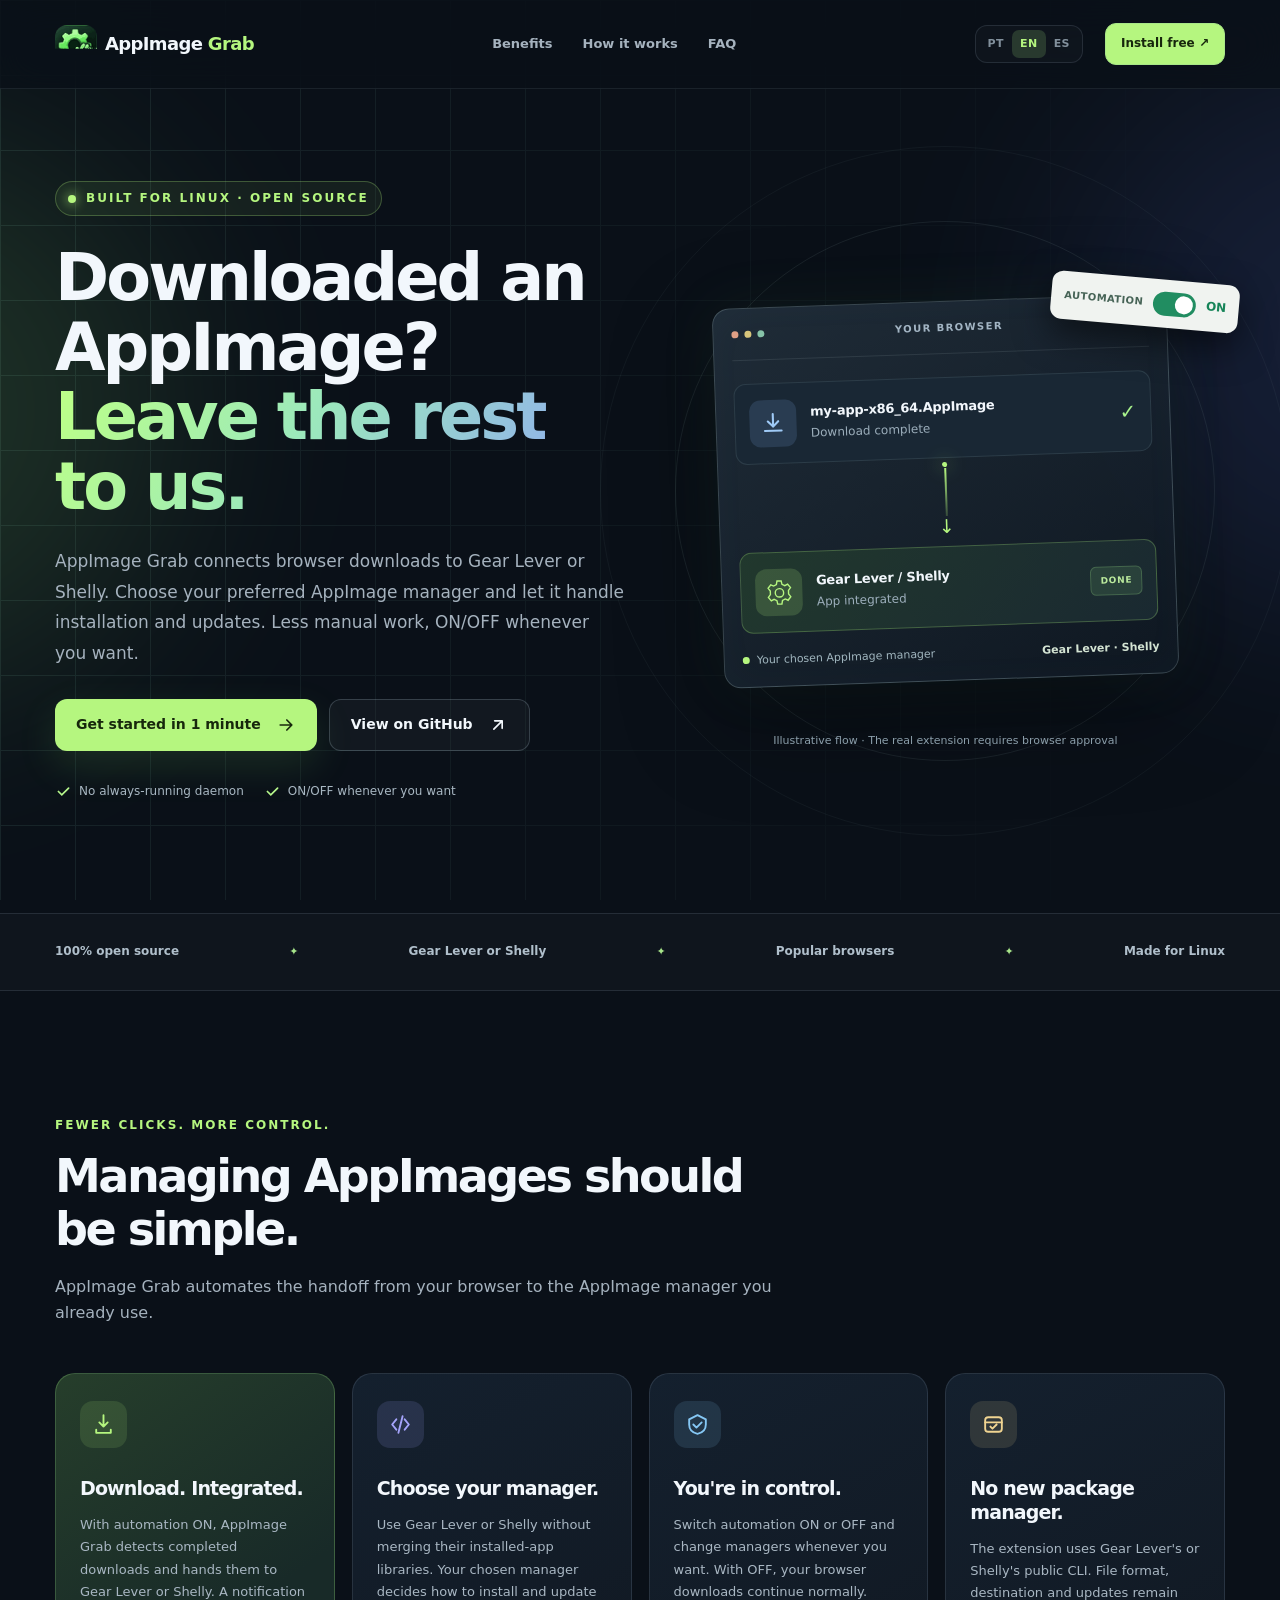
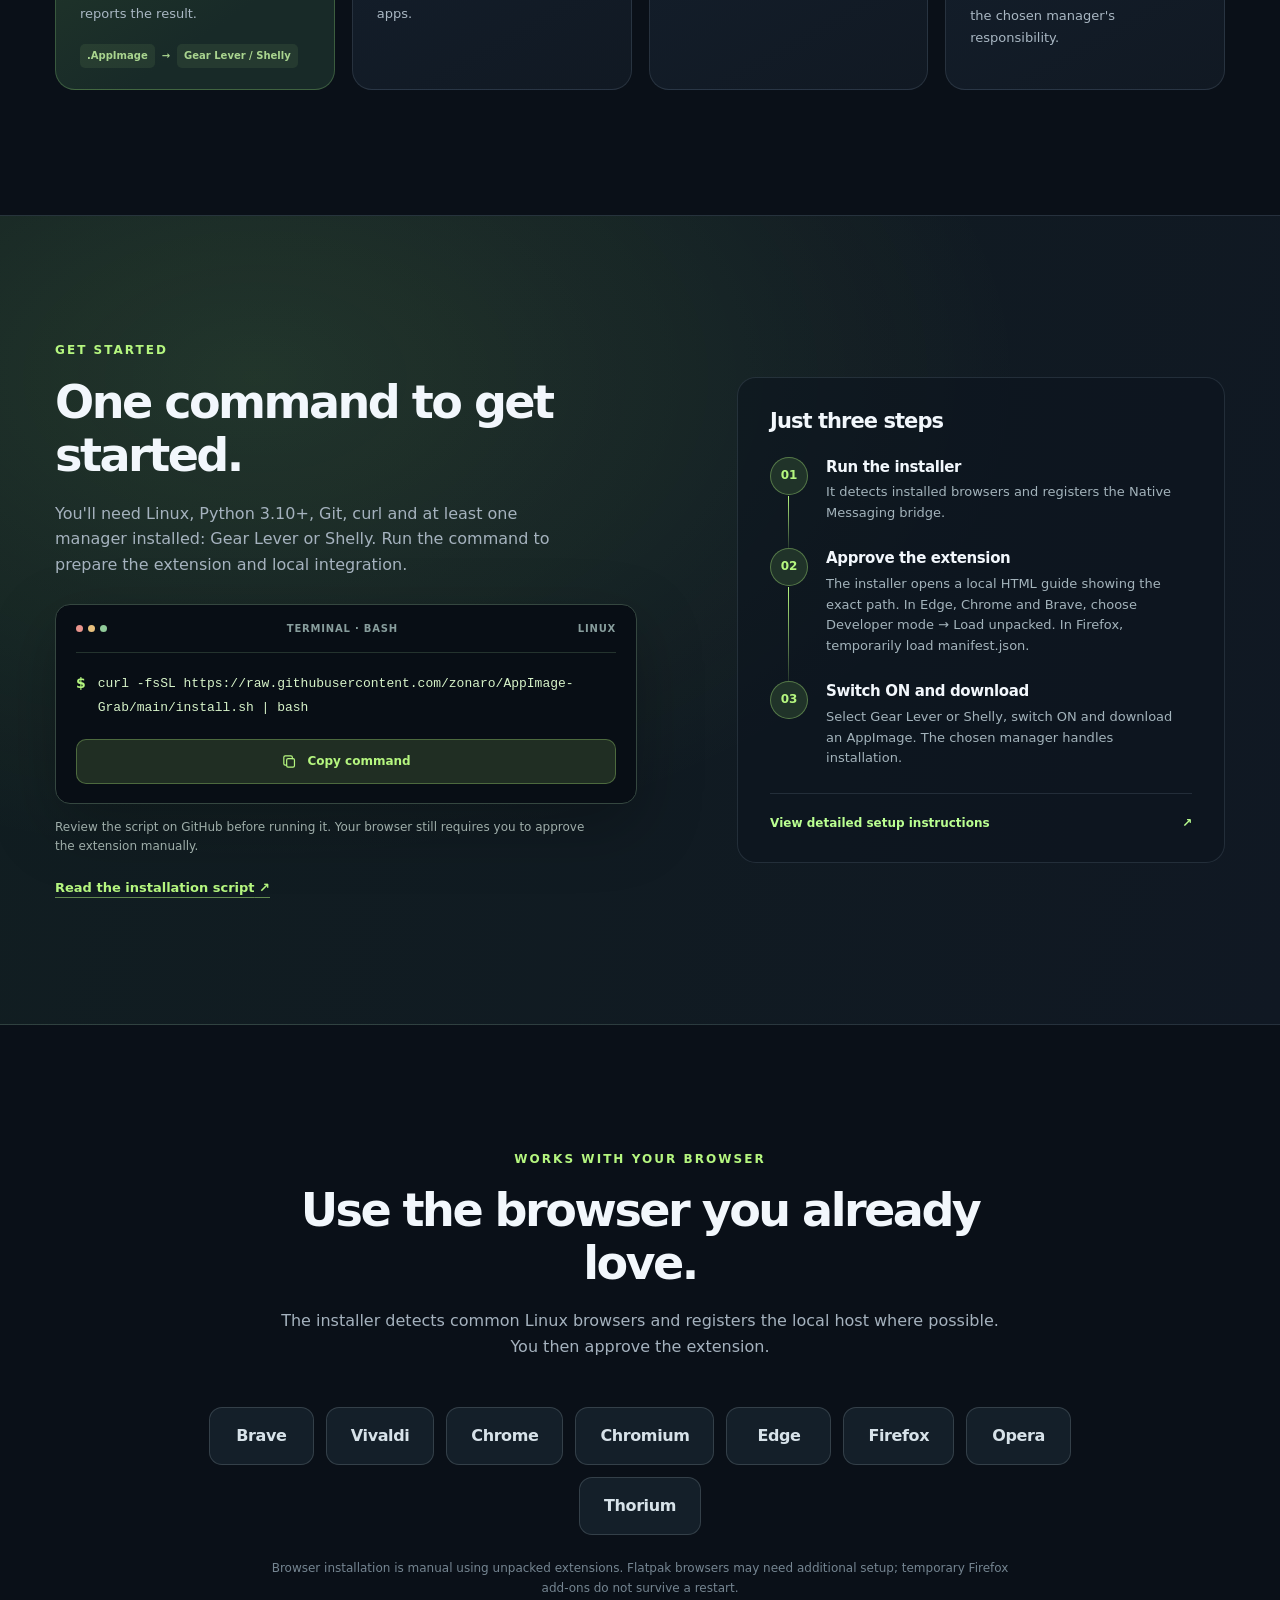
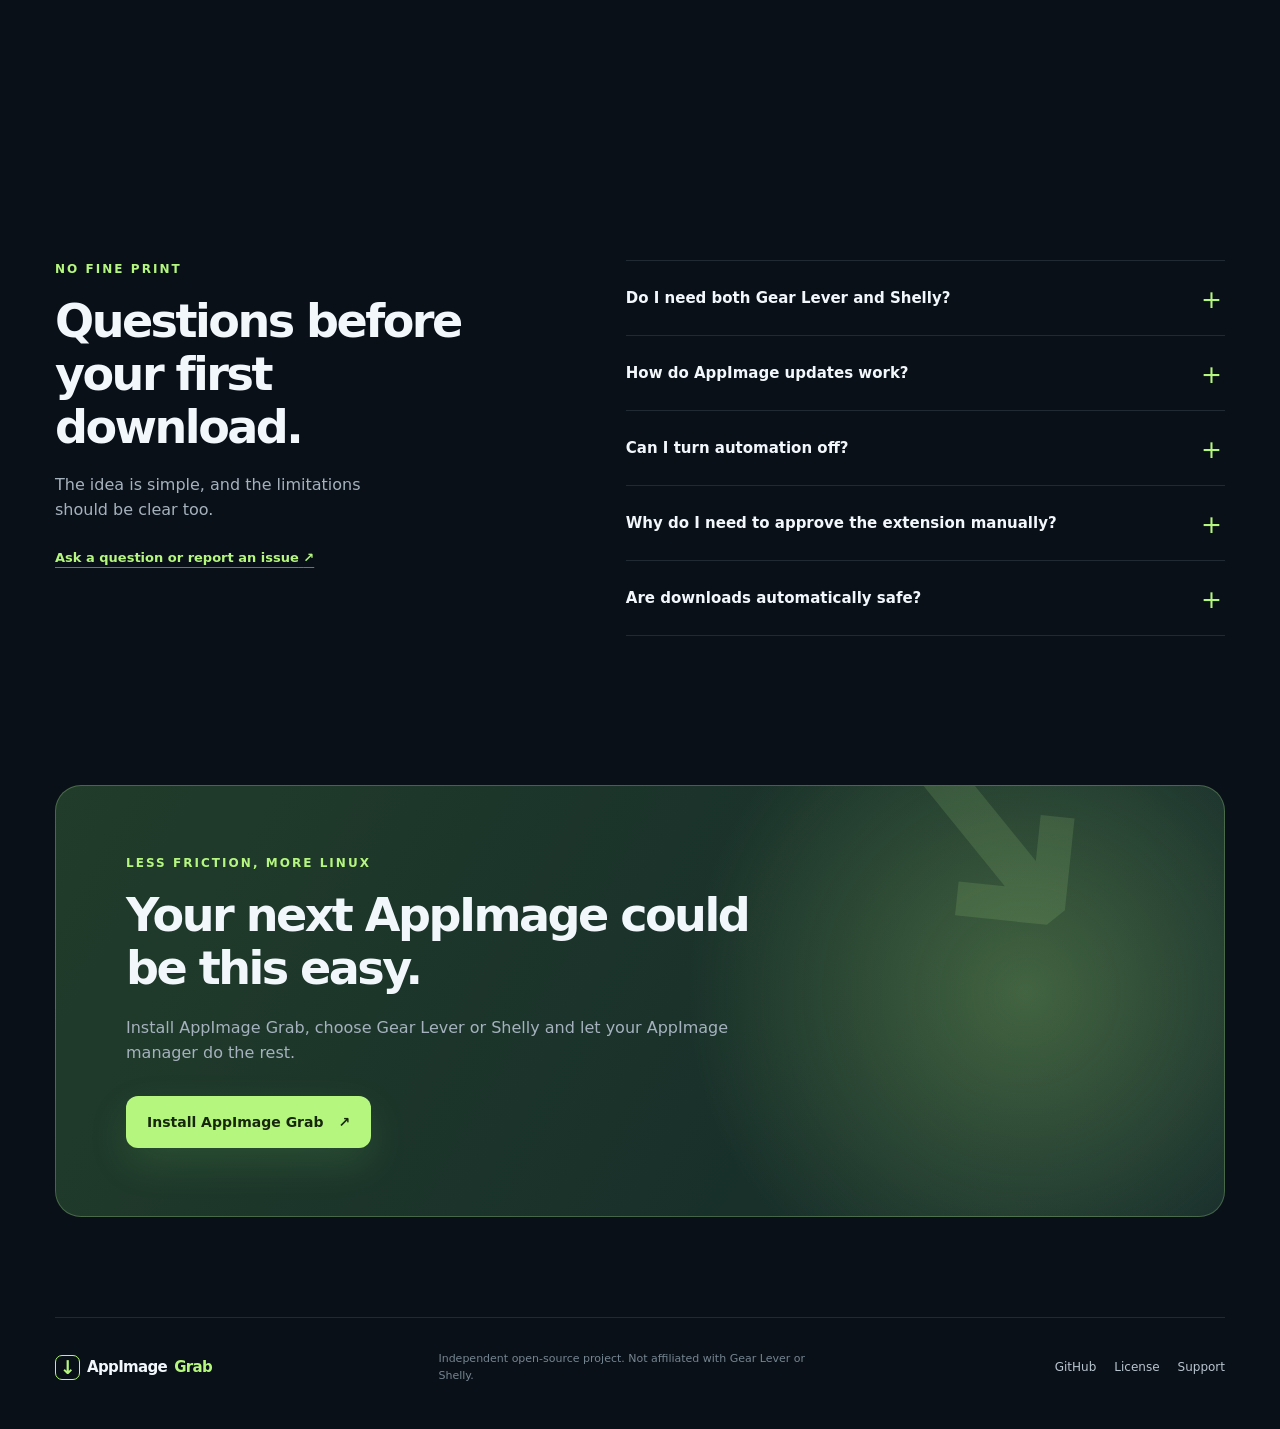
<file: docs/index.html>
<!doctype html>
<html lang="pt-BR">
<head>
  <meta charset="utf-8">
  <meta name="viewport" content="width=device-width, initial-scale=1">
  <meta name="theme-color" content="#0a1018">
  <meta name="color-scheme" content="dark">
  <meta name="description" content="Integre AppImages do navegador ao Gear Lever ou Shelly no Linux. Escolha o gerenciador, acompanhe instalações e controle a automação com ON/OFF.">
  <meta property="og:type" content="website">
  <meta property="og:site_name" content="AppImage Grab">
  <meta property="og:title" content="AppImage Grab — downloads integrados ao seu gerenciador">
  <meta property="og:description" content="AppImage Grab integra seus downloads ao Gear Lever ou Shelly. Escolha o seu gerenciador de AppImages.">
  <meta property="og:url" content="https://zonaro.github.io/AppImage-Grab/">
  <meta name="twitter:card" content="summary">
  <link rel="canonical" href="https://zonaro.github.io/AppImage-Grab/">
  <link rel="alternate" hreflang="pt-BR" href="https://zonaro.github.io/AppImage-Grab/?lang=pt-BR">
  <link rel="alternate" hreflang="en" href="https://zonaro.github.io/AppImage-Grab/?lang=en">
  <link rel="alternate" hreflang="es" href="https://zonaro.github.io/AppImage-Grab/?lang=es">
  <link rel="alternate" hreflang="x-default" href="https://zonaro.github.io/AppImage-Grab/">
  <link rel="icon" href="./assets/favicon.png" type="image/png">
  <link rel="stylesheet" href="./assets/styles.css">
  <script defer src="./assets/i18n.js"></script>
  <script defer src="./assets/main.js"></script>
  <title>AppImage Grab — downloads integrados ao seu gerenciador</title>
</head>
<body>
  <a class="skip-link" href="#content" data-i18n="a11y.skip">Pular para o conteúdo</a>
  <div class="ambient ambient-one" aria-hidden="true"></div>
  <div class="ambient ambient-two" aria-hidden="true"></div>

  <header class="site-header">
    <div class="shell header-inner">
      <a class="brand" href="#top" aria-label="AppImage Grab">
        <span class="brand-mark" aria-hidden="true"><img src="./assets/favicon.png" alt="" width="42" height="42"></span>
        <span>AppImage <strong>Grab</strong></span>
      </a>
      <nav class="desktop-nav" aria-label="Principal" data-i18n-aria="a11y.nav">
        <a href="#benefits" data-i18n="nav.benefits">Benefícios</a>
        <a href="#how" data-i18n="nav.how">Como funciona</a>
        <a href="#faq" data-i18n="nav.faq">Dúvidas</a>
      </nav>
      <div class="header-actions">
        <div class="languages" role="group" aria-label="Idioma" data-i18n-aria="a11y.language">
          <button type="button" data-lang="pt-BR" aria-pressed="true">PT</button>
          <button type="button" data-lang="en" aria-pressed="false">EN</button>
          <button type="button" data-lang="es" aria-pressed="false">ES</button>
        </div>
        <a class="nav-cta" href="#install"><span data-i18n="nav.install">Instalar grátis</span><span aria-hidden="true"> ↗</span></a>
      </div>
    </div>
  </header>

  <main id="content">
    <section class="hero shell" id="top" aria-labelledby="hero-title">
      <div class="hero-copy">
        <div class="eyebrow"><span class="signal" aria-hidden="true"></span><span data-i18n="hero.eyebrow">FEITO PARA LINUX · CÓDIGO ABERTO</span></div>
        <h1 id="hero-title"><span data-i18n="hero.line1">Baixou uma AppImage?</span><span class="gradient-text" data-i18n="hero.line2">Deixa o resto com a gente.</span></h1>
        <p class="hero-description" data-i18n="hero.description">O AppImage Grab conecta downloads do navegador ao Gear Lever ou Shelly. Você escolhe o gerenciador e ele cuida da instalação e das atualizações. Sem duplicar ferramentas, com controle ON/OFF.</p>
        <div class="hero-buttons">
          <a class="button button-primary" href="#install"><span data-i18n="hero.cta">Começar em 1 minuto</span><svg aria-hidden="true" viewBox="0 0 24 24" fill="none"><path d="M5 12h14m-6-6 6 6-6 6" stroke="currentColor" stroke-width="2" stroke-linecap="round" stroke-linejoin="round"/></svg></a>
          <a class="button button-outline" href="https://github.com/zonaro/AppImage-Grab" target="_blank" rel="noopener noreferrer"><span data-i18n="hero.github">Ver no GitHub</span><svg aria-hidden="true" viewBox="0 0 24 24" fill="none"><path d="M7 17 17 7M8 7h9v9" stroke="currentColor" stroke-width="2" stroke-linecap="round" stroke-linejoin="round"/></svg></a>
        </div>
        <div class="hero-notes">
          <span><svg viewBox="0 0 20 20" aria-hidden="true"><path d="m4 10 4 4 8-8" stroke="currentColor" fill="none" stroke-width="2" stroke-linecap="round"/></svg><span data-i18n="hero.note1">Sem daemon permanente</span></span>
          <span><svg viewBox="0 0 20 20" aria-hidden="true"><path d="m4 10 4 4 8-8" stroke="currentColor" fill="none" stroke-width="2" stroke-linecap="round"/></svg><span data-i18n="hero.note2">ON/OFF quando quiser</span></span>
        </div>
      </div>
      <div class="hero-visual" aria-label="Ilustração do fluxo de download para o gerenciador de AppImages selecionado" data-i18n-aria="visual.label">
        <div class="visual-orbit orbit-a" aria-hidden="true"></div>
        <div class="visual-orbit orbit-b" aria-hidden="true"></div>
        <div class="app-window">
          <div class="window-top">
            <div class="window-dots" aria-hidden="true"><i></i><i></i><i></i></div>
            <span data-i18n="visual.browser">SEU NAVEGADOR</span>
            <span class="window-symbol" aria-hidden="true">↗</span>
          </div>
          <div class="download-tile">
            <div class="tile-icon" aria-hidden="true"><svg viewBox="0 0 24 24" fill="none"><path d="M12 3v12m0 0-5-5m5 5 5-5M4 19h16" stroke="currentColor" stroke-width="2" stroke-linecap="round" stroke-linejoin="round"/></svg></div>
            <div class="tile-copy"><strong>my-app-x86_64.AppImage</strong><span data-i18n="visual.complete">Download concluído</span></div>
            <span class="download-check" aria-hidden="true">✓</span>
          </div>
          <div class="connection" aria-hidden="true"><span class="connection-dot"></span><span class="connection-line"></span><span class="connection-arrow">↓</span></div>
          <div class="gearlever-tile">
            <div class="gear-icon" aria-hidden="true"><svg viewBox="0 0 40 40" fill="none"><path d="M17 3h6l1 5 4 2 4-2 4 5-3 4v5l3 4-4 5-4-2-4 2-1 5h-6l-1-5-4-2-4 2-4-5 3-4v-5l-3-4 4-5 4 2 4-2 1-5Z" stroke="currentColor" stroke-width="2"/><circle cx="20" cy="20" r="6" stroke="currentColor" stroke-width="2"/></svg></div>
            <div class="tile-copy"><strong>Gear Lever / Shelly</strong><span data-i18n="visual.integrated">Aplicativo integrado</span></div>
            <span class="pill-success" data-i18n="visual.done">PRONTO</span>
          </div>
          <div class="source-row">
            <span class="source-led" aria-hidden="true"></span><span data-i18n="visual.source">Gerenciador escolhido pelo usuário</span><strong>Gear Lever · Shelly</strong>
          </div>
        </div>
        <div class="floating-toggle">
          <span class="toggle-caption" data-i18n="visual.automation">AUTOMAÇÃO</span>
          <span class="toggle-switch" aria-hidden="true"><span></span></span>
          <strong>ON</strong>
        </div>
        <p class="visual-caption" data-i18n="visual.caption">Ilustração do fluxo · A extensão real requer autorização no navegador</p>
      </div>
    </section>

    <section class="trust-strip" aria-label="Características" data-i18n-aria="a11y.highlights">
      <div class="shell trust-inner">
        <span data-i18n="strip.one">100% código aberto</span><i aria-hidden="true">✦</i>
        <span data-i18n="strip.two">Gear Lever ou Shelly</span><i aria-hidden="true">✦</i>
        <span data-i18n="strip.three">Para navegadores populares</span><i aria-hidden="true">✦</i>
        <span data-i18n="strip.four">Feito para Linux</span>
      </div>
    </section>

    <section class="section shell benefits" id="benefits" aria-labelledby="benefits-title">
      <div class="section-heading">
        <p class="section-tag" data-i18n="benefits.tag">MENOS CLIQUES. MAIS CONTROLE.</p>
        <h2 id="benefits-title" data-i18n="benefits.title">Seu fluxo de AppImages merece ser simples.</h2>
        <p data-i18n="benefits.description">O AppImage Grab automatiza o caminho do download até o gerenciador que você já usa.</p>
      </div>
      <div class="benefit-grid">
        <article class="feature feature-highlight">
          <div class="feature-icon" aria-hidden="true"><svg viewBox="0 0 24 24" fill="none"><path d="M12 3v11m0 0-4-4m4 4 4-4M5 17v3h14v-3" stroke="currentColor" stroke-width="1.8" stroke-linecap="round" stroke-linejoin="round"/></svg></div>
          <h3 data-i18n="features.download.title">Baixou, integrou.</h3>
          <p data-i18n="features.download.text">Com ON, o AppImage Grab identifica o download concluído e o envia ao Gear Lever ou Shelly. Uma notificação informa o resultado.</p>
          <div class="feature-decoration" aria-hidden="true"><span>.AppImage</span><span>→</span><span>Gear Lever / Shelly</span></div>
        </article>
        <article class="feature">
          <div class="feature-icon violet" aria-hidden="true"><svg viewBox="0 0 24 24" fill="none"><path d="M8 7 4 12l4 5m8-10 4 5-4 5M14 4l-4 16" stroke="currentColor" stroke-width="1.8" stroke-linecap="round" stroke-linejoin="round"/></svg></div>
          <h3 data-i18n="features.sources.title">Escolha o seu gerenciador.</h3>
          <p data-i18n="features.sources.text">Use Gear Lever ou Shelly, sem misturar suas bibliotecas. O aplicativo escolhido decide como instalar e gerenciar atualizações.</p>
        </article>
        <article class="feature">
          <div class="feature-icon blue" aria-hidden="true"><svg viewBox="0 0 24 24" fill="none"><path d="M12 3 4 7v5c0 5 3.4 8 8 9 4.6-1 8-4 8-9V7l-8-4Zm-4 9 3 3 5-5" stroke="currentColor" stroke-width="1.8" stroke-linecap="round" stroke-linejoin="round"/></svg></div>
          <h3 data-i18n="features.control.title">Você decide quando.</h3>
          <p data-i18n="features.control.text">Ative ou desative a integração e troque o gerenciador quando quiser. O navegador continua baixando normalmente com OFF.</p>
        </article>
        <article class="feature">
          <div class="feature-icon gold" aria-hidden="true"><svg viewBox="0 0 24 24" fill="none"><rect x="4" y="5" width="16" height="14" rx="3" stroke="currentColor" stroke-width="1.8"/><path d="M4 10h16m-11 4 2 2 4-4" stroke="currentColor" stroke-width="1.8" stroke-linecap="round" stroke-linejoin="round"/></svg></div>
          <h3 data-i18n="features.native.title">Sem reinventar o gerenciador.</h3>
          <p data-i18n="features.native.text">A extensão usa a CLI pública do Gear Lever ou Shelly. Arquivos, formato, destino e atualizações ficam por conta do aplicativo escolhido.</p>
        </article>
      </div>
    </section>

    <section class="section section-install" id="install" aria-labelledby="install-title">
      <div class="shell install-grid">
        <div class="install-copy">
          <p class="section-tag" data-i18n="install.tag">COMECE AGORA</p>
          <h2 id="install-title" data-i18n="install.title">Um comando para começar.</h2>
          <p data-i18n="install.description">Linux, Python 3.10+, Git, curl e pelo menos um gerenciador instalado: Gear Lever ou Shelly. Rode o comando para preparar a extensão e a integração local.</p>
          <div class="terminal" role="group" aria-label="Comando de instalação" data-i18n-aria="install.commandLabel">
            <div class="terminal-top"><span class="terminal-lights" aria-hidden="true"><i></i><i></i><i></i></span><span>Terminal · bash</span><span>Linux</span></div>
            <div class="terminal-command"><span class="prompt" aria-hidden="true">$</span><code id="install-command">curl -fsSL https://raw.githubusercontent.com/zonaro/AppImage-Grab/main/install.sh | bash</code></div>
            <button type="button" id="copy-command" class="copy-button">
              <svg aria-hidden="true" viewBox="0 0 24 24" fill="none"><rect x="8" y="8" width="11" height="12" rx="2" stroke="currentColor" stroke-width="1.7"/><path d="M16 8V6a2 2 0 0 0-2-2H6a2 2 0 0 0-2 2v9a2 2 0 0 0 2 2h2" stroke="currentColor" stroke-width="1.7" stroke-linecap="round"/></svg>
              <span data-i18n="install.copy">Copiar comando</span>
            </button>
          </div>
          <p class="install-note" data-i18n="install.note">Confira o script no GitHub antes de executá-lo. A instalação da extensão no navegador exige confirmação manual.</p>
          <p id="copy-status" class="screen-reader-only" role="status" aria-live="polite"></p>
          <a class="text-link" href="https://github.com/zonaro/AppImage-Grab/blob/main/install.sh" target="_blank" rel="noopener noreferrer"><span data-i18n="install.review">Ler o script de instalação</span><span aria-hidden="true"> ↗</span></a>
        </div>
        <div class="setup-steps" id="how">
          <h3 data-i18n="setup.title">Em três passos</h3>
          <div class="step"><span class="step-number">01</span><div><h4 data-i18n="setup.one.title">Execute o instalador</h4><p data-i18n="setup.one.text">Ele detecta navegadores instalados e registra o serviço Native Messaging.</p></div></div>
          <div class="step"><span class="step-number">02</span><div><h4 data-i18n="setup.two.title">Autorize a extensão</h4><p data-i18n="setup.two.text">O instalador abre um guia HTML com o caminho exato. No Edge, Chrome e Brave, use Modo do desenvolvedor → Carregar sem compactação. No Firefox, carregue temporariamente o manifest.json.</p></div></div>
          <div class="step"><span class="step-number">03</span><div><h4 data-i18n="setup.three.title">Ligue o ON e baixe</h4><p data-i18n="setup.three.text">Escolha Gear Lever ou Shelly, ative ON e baixe uma AppImage. O gerenciador selecionado cuida da integração.</p></div></div>
          <a class="setup-doc-link" href="https://github.com/zonaro/AppImage-Grab#instala%C3%A7%C3%A3o-linux" target="_blank" rel="noopener noreferrer"><span data-i18n="setup.guide">Ver instruções detalhadas</span> <span aria-hidden="true">↗</span></a>
        </div>
      </div>
    </section>

    <section class="section shell browsers" aria-labelledby="browsers-title">
      <div class="section-heading centered">
        <p class="section-tag" data-i18n="browsers.tag">FUNCIONA COM SEU NAVEGADOR</p>
        <h2 id="browsers-title" data-i18n="browsers.title">No navegador que você já usa.</h2>
        <p data-i18n="browsers.description">O instalador detecta navegadores comuns no Linux e registra o host local quando possível. Depois você autoriza a extensão.</p>
      </div>
      <div class="browser-list" aria-label="Navegadores" data-i18n-aria="browsers.list">
        <span>Brave</span><span>Vivaldi</span><span>Chrome</span><span>Chromium</span><span>Edge</span><span>Firefox</span><span>Opera</span><span>Thorium</span>
      </div>
      <p class="browsers-footnote" data-i18n="browsers.note">A instalação é manual, com extensões descompactadas. Navegadores Flatpak podem exigir ajustes adicionais; no Firefox, a instalação temporária não persiste após reiniciar.</p>
    </section>

    <section class="section shell" id="faq" aria-labelledby="faq-title">
      <div class="faq-layout">
        <div class="faq-heading">
          <p class="section-tag" data-i18n="faq.tag">SEM LETRAS MIÚDAS</p>
          <h2 id="faq-title" data-i18n="faq.title">As dúvidas antes do primeiro download.</h2>
          <p data-i18n="faq.description">A ideia é simples. E as limitações também precisam ficar claras.</p>
          <a class="text-link" href="https://github.com/zonaro/AppImage-Grab/issues" target="_blank" rel="noopener noreferrer"><span data-i18n="faq.issue">Pergunte ou reporte no GitHub</span> <span aria-hidden="true">↗</span></a>
        </div>
        <div class="faq-items">
          <details><summary data-i18n="faq.one.q">Preciso instalar Gear Lever e Shelly?</summary><p data-i18n="faq.one.a">Não. Basta um dos dois. Escolha Gear Lever ou Shelly no popup; suas bibliotecas continuam separadas, sem migração automática.</p></details>
          <details><summary data-i18n="faq.two.q">Como funcionam as atualizações?</summary><p data-i18n="faq.two.a">Cada gerenciador cuida das atualizações. O Gear Lever permite ações individuais; no Shelly, a CLI disponível atualiza todas as AppImages com atualização de uma vez, mediante confirmação.</p></details>
          <details><summary data-i18n="faq.three.q">Posso desligar a automação?</summary><p data-i18n="faq.three.a">Sim. O toggle OFF desativa novas integrações automáticas sem interromper nem modificar os downloads do navegador.</p></details>
          <details><summary data-i18n="faq.four.q">Por que preciso autorizar a extensão manualmente?</summary><p data-i18n="faq.four.a">Os navegadores exigem autorização para extensões carregadas localmente. O instalador prepara os arquivos e registra o host, mas não contorna essas proteções.</p></details>
          <details><summary data-i18n="faq.five.q">O download é seguro por padrão?</summary><p data-i18n="faq.five.a">O Grab não executa AppImages nem inspeciona seu formato. Ele verifica apenas o caminho recebido pelo serviço local e entrega o arquivo ao gerenciador escolhido. Baixe arquivos somente de fontes confiáveis.</p></details>
        </div>
      </div>
    </section>

    <section class="shell closing" aria-labelledby="closing-title">
      <div class="closing-art" aria-hidden="true">↘</div>
      <div class="closing-content"><p class="section-tag" data-i18n="closing.tag">MENOS FRICÇÃO, MAIS LINUX</p><h2 id="closing-title" data-i18n="closing.title">Seu próximo AppImage pode ser muito mais fácil.</h2><p data-i18n="closing.text">Instale o AppImage Grab, escolha Gear Lever ou Shelly e deixe as instalações com seu gerenciador.</p><a class="button button-primary" href="#install"><span data-i18n="closing.cta">Instalar AppImage Grab</span><span aria-hidden="true">↗</span></a></div>
    </section>
  </main>

  <footer class="footer shell">
    <a class="brand footer-brand" href="#top"><span class="brand-mark mini" aria-hidden="true">↓</span>AppImage <strong>Grab</strong></a>
    <p data-i18n="footer.note">Projeto independente e de código aberto; não afiliado ao Gear Lever ou Shelly.</p>
    <div class="footer-links"><a href="https://github.com/zonaro/AppImage-Grab" target="_blank" rel="noopener noreferrer">GitHub</a><a href="https://github.com/zonaro/AppImage-Grab/blob/main/LICENSE" target="_blank" rel="noopener noreferrer" data-i18n="footer.license">Licença</a><a href="https://github.com/zonaro/AppImage-Grab/issues" target="_blank" rel="noopener noreferrer" data-i18n="footer.support">Suporte</a></div>
  </footer>
</body>
</html>
</file>
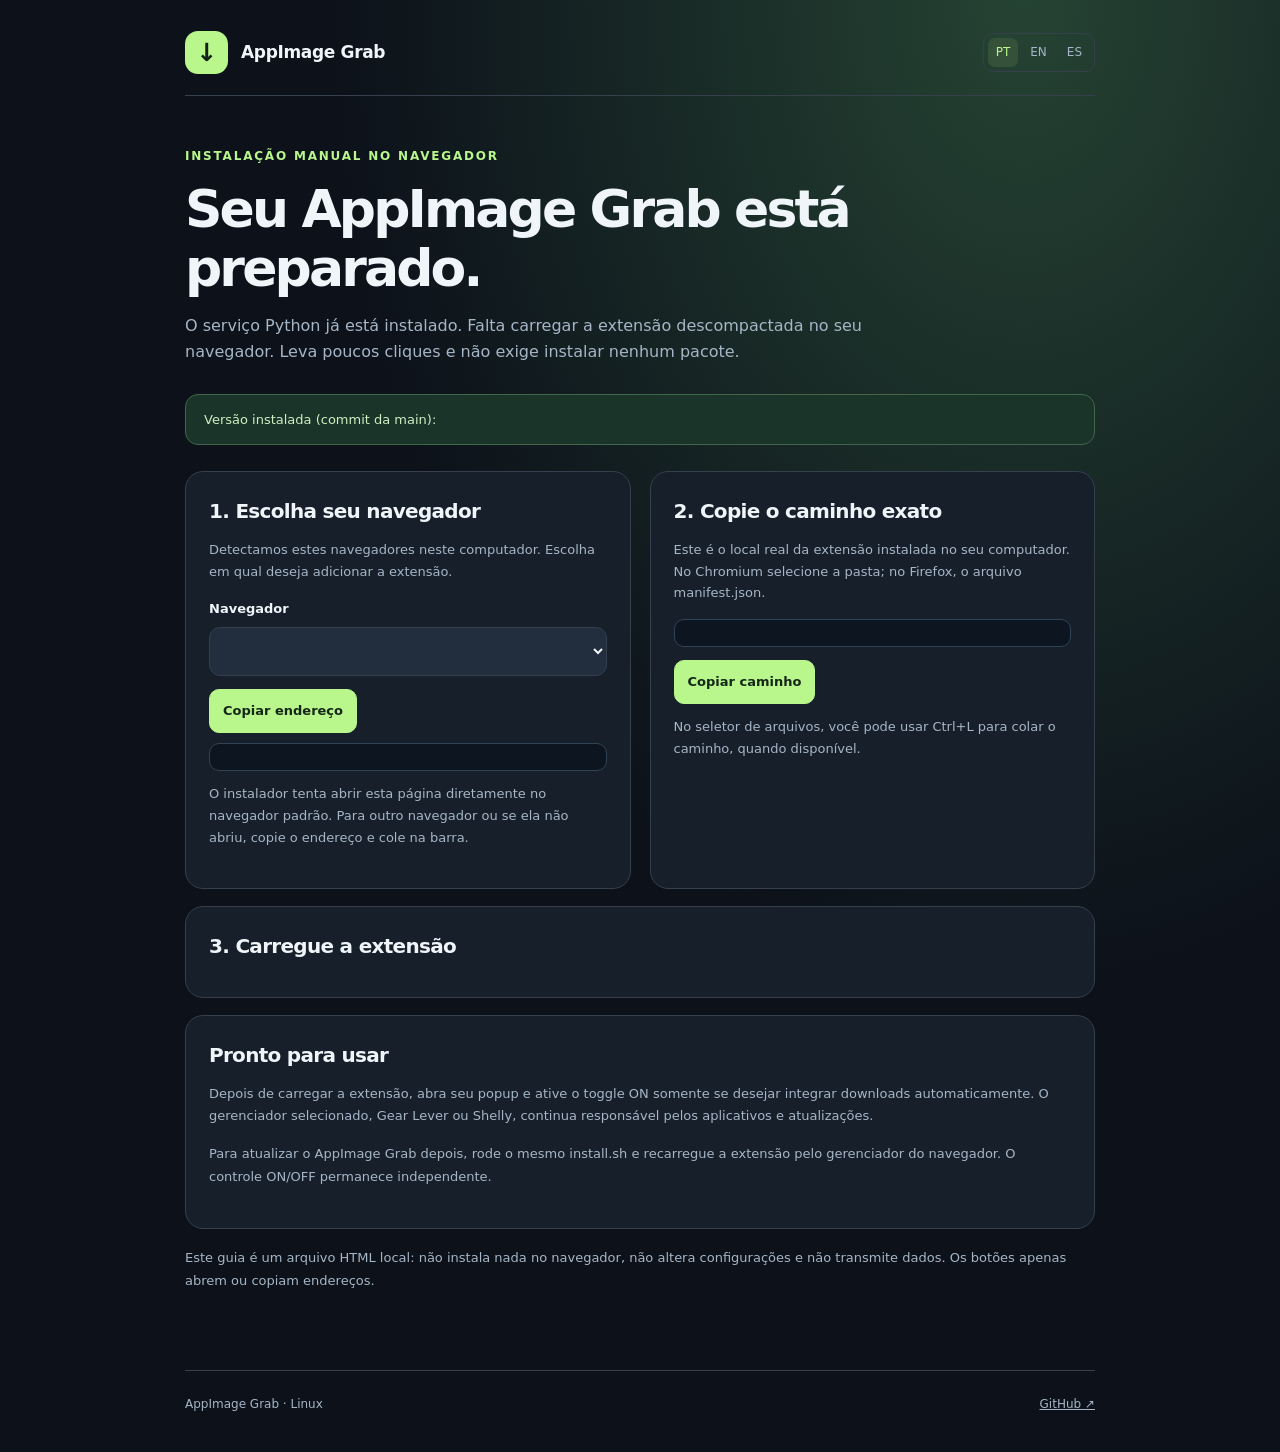
<file: scripts/install-guide-template.html>
<!doctype html>
<html lang="pt-BR">
<head>
  <meta charset="utf-8">
  <meta name="viewport" content="width=device-width,initial-scale=1">
  <meta name="color-scheme" content="dark">
  <title>AppImage Grab · Installation Guide</title>
  <style>
    :root {color-scheme:dark;font-family:system-ui,-apple-system,BlinkMacSystemFont,"Segoe UI",sans-serif;--bg:#0c111a;--card:#171f2b;--line:#35404c;--text:#eff5f9;--muted:#a6b6c6;--accent:#b9f68c}
    *{box-sizing:border-box}
    body{margin:0;min-height:100vh;background:radial-gradient(ellipse at 80% 0%,#254333 0%,transparent 48%),var(--bg);color:var(--text);line-height:1.65}
    a{color:inherit}
    button,select{font:inherit}
    button{cursor:pointer}
    button:focus-visible,select:focus-visible,a:focus-visible{outline:3px solid var(--accent);outline-offset:3px}
    .shell{width:min(910px,calc(100% - 36px));margin-inline:auto}
    header{display:flex;align-items:center;justify-content:space-between;gap:16px;padding:31px 0 21px;border-bottom:1px solid var(--line)}
    .brand{display:flex;align-items:center;gap:13px;font-size:17px;font-weight:800;letter-spacing:-.02em}
    .mark{width:43px;height:43px;display:grid;place-items:center;border-radius:13px;background:var(--accent);color:#142119;font-size:25px}
    .lang{display:flex;gap:4px;padding:4px;border:1px solid var(--line);border-radius:10px}
    .lang button{background:transparent;border:0;color:var(--muted);border-radius:7px;font-size:12px;padding:5px 8px}
    .lang button[aria-pressed=true]{background:#36513a;color:var(--accent)}
    main{padding-block:46px 64px}
    .eyebrow{font-size:12px;letter-spacing:.15em;font-weight:900;color:var(--accent);text-transform:uppercase}
    h1{font-size:clamp(32px,5vw,52px);line-height:1.12;letter-spacing:-.055em;margin:12px 0 15px;max-width:690px}
    .lead{max-width:740px;color:var(--muted);font-size:16px;margin-bottom:28px}
    .status{padding:14px 18px;background:#1b3429;border:1px solid #41664a;border-radius:13px;color:#cfefc1;font-size:13px;margin-bottom:26px}
    .grid{display:grid;grid-template-columns:1fr 1fr;gap:19px}
    .panel{border:1px solid var(--line);border-radius:18px;background:var(--card);padding:23px;margin-bottom:17px}
    .panel h2{font-size:20px;letter-spacing:-.035em;margin:0 0 11px}
    .panel p{color:var(--muted);font-size:13px;margin:0 0 16px}
    label{display:block;font-size:13px;font-weight:750;margin-bottom:8px}
    select{width:100%;border-radius:11px;background:#222e3d;border:1px solid var(--line);padding:13px;color:var(--text)}
    .path{background:#0c1520;border:1px solid #304455;padding:13px;line-height:1.65;font-size:12px;font-family:ui-monospace,SFMono-Regular,Consolas,monospace;word-break:break-all;border-radius:10px;color:#d3f7bb;margin-top:10px}
    .btns{display:flex;flex-wrap:wrap;gap:9px;margin-top:13px}
    .btn{display:inline-flex;align-items:center;gap:7px;justify-content:center;text-align:center;border:1px solid #648767;border-radius:10px;padding:10px 13px;font-size:13px;font-weight:750;background:#2f4639;color:#ecffe5;text-decoration:none}
    .btn-primary{background:var(--accent);color:#152718;border-color:var(--accent)}
    .btn:hover{filter:brightness(1.12)}
    .note{font-size:12px;color:var(--muted);line-height:1.7}
    ol{counter-reset:step;padding:0;margin:0;list-style:none}
    ol li{position:relative;padding:0 0 20px 52px;color:var(--muted);font-size:14px}
    ol li:last-child{padding-bottom:2px}
    ol li::before{counter-increment:step;content:counter(step,decimal-leading-zero);position:absolute;left:0;top:0;display:grid;place-items:center;border:1px solid #507153;color:var(--accent);background:#24372c;border-radius:50%;width:36px;height:36px;font-weight:800;font-size:12px}
    ol li strong{color:var(--text);display:block;font-size:14px}
    ol li span{display:block}
    .fineprint{font-size:13px;color:var(--muted);line-height:1.8}
    .fineprint code{color:#d0edb8}
    footer{border-top:1px solid var(--line);padding:24px 0 38px;color:var(--muted);font-size:12px;display:flex;justify-content:space-between;flex-wrap:wrap;gap:16px}
    .sr-only{position:absolute;width:1px;height:1px;padding:0;margin:-1px;overflow:hidden;clip:rect(0,0,0,0);white-space:nowrap;border:0}
    @media(max-width:730px){.grid{grid-template-columns:1fr}main{padding-top:28px}.panel{padding:19px}.lead{font-size:14px}header{padding-top:18px}.btns .btn{flex:1}}
  </style>
</head>
<body>
  <header class="shell">
    <div class="brand"><span class="mark" aria-hidden="true">↓</span>AppImage Grab</div>
    <div class="lang" role="group" aria-label="Language">
      <button type="button" data-lang="pt-BR" aria-pressed="true">PT</button>
      <button type="button" data-lang="en" aria-pressed="false">EN</button>
      <button type="button" data-lang="es" aria-pressed="false">ES</button>
    </div>
  </header>
  <main class="shell">
    <span class="eyebrow" data-text="eyebrow">INSTALAÇÃO MANUAL NO NAVEGADOR</span>
    <h1 data-text="title">Seu AppImage Grab está preparado.</h1>
    <p class="lead" data-text="intro">O serviço Python já está instalado. Falta carregar a extensão descompactada no seu navegador. Leva poucos cliques e não exige instalar nenhum pacote.</p>
    <div class="status"><span data-text="ready">Versão instalada (commit da main):</span> <strong id="commit"></strong></div>
    <div class="grid">
      <section class="panel">
        <h2 data-text="browserTitle">1. Escolha seu navegador</h2>
        <p data-text="browserIntro">Detectamos estes navegadores neste computador. Escolha em qual deseja adicionar a extensão.</p>
        <label for="browser" data-text="browserLabel">Navegador</label>
        <select id="browser"></select>
        <div class="btns">
          <button type="button" class="btn btn-primary" id="copy-url" data-text="copyUrl">Copiar endereço</button>
        </div>
        <div class="path" id="browser-url" aria-label="Extensions page address"></div>
        <p class="note" style="margin-top:12px" data-text="browserNote">O instalador tenta abrir esta página diretamente no navegador padrão. Para outro navegador ou se ela não abriu, copie o endereço e cole na barra.</p>
      </section>
      <section class="panel">
        <h2 data-text="pathTitle">2. Copie o caminho exato</h2>
        <p data-text="pathIntro">Este é o local real da extensão instalada no seu computador. No Chromium selecione a pasta; no Firefox, o arquivo manifest.json.</p>
        <div class="path" id="extension-path" aria-label="Local extension path"></div>
        <div class="btns"><button type="button" class="btn btn-primary" id="copy-path" data-text="copyPath">Copiar caminho</button></div>
        <p class="note" style="margin-top:12px" data-text="pathNote">No seletor de arquivos, você pode usar Ctrl+L para colar o caminho, quando disponível.</p>
      </section>
    </div>
    <section class="panel">
      <h2 data-text="stepsTitle">3. Carregue a extensão</h2>
      <ol id="steps"></ol>
    </section>
    <section class="panel">
      <h2 data-text="nextTitle">Pronto para usar</h2>
      <p data-text="nextText">Depois de carregar a extensão, abra seu popup e ative o toggle ON somente se desejar integrar downloads automaticamente. O gerenciador selecionado, Gear Lever ou Shelly, continua responsável pelos aplicativos e atualizações.</p>
      <p class="fineprint" data-text="updates">Para atualizar o AppImage Grab depois, rode o mesmo install.sh e recarregue a extensão pelo gerenciador do navegador. O controle ON/OFF permanece independente.</p>
    </section>
    <p class="fineprint" data-text="privacy">Este guia é um arquivo HTML local: não instala nada no navegador, não altera configurações e não transmite dados. Os botões apenas abrem ou copiam endereços.</p>
    <p id="copy-status" class="sr-only" role="status" aria-live="polite"></p>
  </main>
  <footer class="shell"><span>AppImage Grab · Linux</span><a href="https://github.com/zonaro/AppImage-Grab" target="_blank" rel="noopener noreferrer">GitHub ↗</a></footer>
  <script type="application/json" id="guide-data">__AIG_INSTALLATION_DATA__</script>
  <script>
  (() => {
    "use strict";
    const data = JSON.parse(document.getElementById('guide-data').textContent);
    const $ = id => document.getElementById(id);
    const strings = {
      'pt-BR': {
        eyebrow:'INSTALAÇÃO MANUAL NO NAVEGADOR',title:'Seu AppImage Grab está preparado.',
        intro:'O serviço Python já está instalado. Falta carregar a extensão descompactada no navegador. Leva poucos cliques e não exige pacotes adicionais.',
        ready:'Versão instalada (commit da main):',
        browserTitle:'1. Escolha seu navegador',browserIntro:'Navegadores detectados neste computador. Selecione onde deseja carregar a extensão.',browserLabel:'Navegador',
        openSettings:'Abrir extensões ↗',copyUrl:'Copiar endereço',
        browserNote:'O instalador tenta abrir a página de extensões diretamente no navegador padrão. Para outro navegador, copie o endereço e cole na barra.',
        pathTitle:'2. Copie o caminho exato',pathIntro:'O caminho abaixo é absoluto. No Chromium selecione a pasta; no Firefox selecione o arquivo manifest.json.',copyPath:'Copiar caminho',
        pathNote:'No seletor de arquivos, use Ctrl+L para colar o caminho, quando disponível.',
        stepsTitle:'3. Carregue a extensão',nextTitle:'Pronto para usar',
        nextText:'Abra o popup da extensão e ligue o toggle ON somente quando desejar integrar downloads automaticamente. O Gear Lever continua responsável pelos aplicativos.',
        updates:'Para atualizar depois, rode o mesmo install.sh e recarregue a extensão no navegador. O ON/OFF permanece independente.',
        privacy:'Este é um guia HTML local. Ele não instala extensões, não modifica perfis e não envia dados. Os botões apenas copiam endereços.',
        copied:'Copiado!',selectCopy:'Selecione o texto e pressione Ctrl+C.',
        chromiumSteps:[
          ['Abra a página de extensões.','O instalador tenta abri-la diretamente. Caso necessário, cole o endereço na barra do navegador.'],
          ['Ative o Modo do desenvolvedor.','Normalmente há um toggle na própria página.'],
          ['Clique em Carregar sem compactação.','Selecione a pasta exata indicada acima.'],
          ['Confirme o carregamento.','Se necessário, habilite a extensão no navegador; a automação de downloads inicia em OFF.']
        ],
        firefoxSteps:[
          ['Abra about:debugging.','O instalador tenta abri-la diretamente. Caso necessário, cole o endereço na barra do navegador.'],
          ['Selecione Este Firefox.','Clique em Carregar extensão temporária.'],
          ['Selecione o arquivo manifest.json.','Use o caminho exato exibido acima.'],
          ['Confirme a instalação.','Sem assinatura AMO, a extensão temporária precisa ser recarregada ao reiniciar o Firefox.']
        ],
        noBrowser:'Chromium / Edge (manual)',firefoxManual:'Firefox (manual)'
      },
      en: {
        eyebrow:'MANUAL BROWSER INSTALLATION',title:'AppImage Grab is ready.',
        intro:'The Python bridge is installed. You only need to load the unpacked extension in your browser. No extension packages or system policy changes.',
        ready:'Installed revision (main commit):',
        browserTitle:'1. Select your browser',browserIntro:'Browsers detected on this computer. Choose where to load the extension.',browserLabel:'Browser',
        openSettings:'Open extensions ↗',copyUrl:'Copy address',
        browserNote:'The installer opens the extensions page directly in your default browser. For another browser, copy the address into its address bar.',
        pathTitle:'2. Copy the exact path',pathIntro:'This is the actual absolute path. Select the directory for Chromium browsers, or manifest.json for Firefox.',copyPath:'Copy path',
        pathNote:'In the file chooser, try Ctrl+L to paste the path when supported.',
        stepsTitle:'3. Load the extension',nextTitle:'Ready to go',
        nextText:'Open the extension popup and turn ON only when you want to integrate downloads automatically. Your selected manager, Gear Lever or Shelly, remains responsible for installed apps.',
        updates:'To update later, run the same install.sh and reload the extension in your browser. The ON/OFF setting is independent.',
        privacy:'This local HTML guide does not install extensions, modify browser profiles or send data. Buttons only copy addresses.',
        copied:'Copied!',selectCopy:'Select the text and press Ctrl+C.',
        chromiumSteps:[
          ['Open your browser extensions page.','The installer opens it directly. Otherwise, paste the URL into the address bar.'],
          ['Enable Developer mode.','There is usually a toggle on the extensions page.'],
          ['Click Load unpacked.','Select the exact directory shown above.'],
          ['Confirm the installation.','Enable the extension if required; download automation stays OFF until you enable it.']
        ],
        firefoxSteps:[
          ['Open about:debugging.','The installer opens it directly. Otherwise, paste the address into the URL bar.'],
          ['Choose This Firefox.','Click Load Temporary Add-on.'],
          ['Select manifest.json.','Choose the exact file shown above.'],
          ['Confirm installation.','Unsigned temporary add-ons must be reloaded after Firefox restarts.']
        ],
        noBrowser:'Chromium / Edge (manual)',firefoxManual:'Firefox (manual)'
      },
      es: {
        eyebrow:'INSTALACIÓN MANUAL EN EL NAVEGADOR',title:'AppImage Grab está preparado.',
        intro:'El servicio Python ya está instalado. Solo falta cargar la extensión descomprimida. No se requieren paquetes ni cambios en las políticas del navegador.',
        ready:'Versión instalada (commit de main):',
        browserTitle:'1. Elige tu navegador',browserIntro:'Navegadores detectados en este equipo. Elige dónde cargar la extensión.',browserLabel:'Navegador',
        openSettings:'Abrir extensiones ↗',copyUrl:'Copiar dirección',
        browserNote:'El instalador abre la página de extensiones directamente en el navegador predeterminado. Para otro navegador, copia la dirección en su barra.',
        pathTitle:'2. Copia la ruta exacta',pathIntro:'Esta es la ruta absoluta real. En Chromium selecciona la carpeta; en Firefox, el archivo manifest.json.',copyPath:'Copiar ruta',
        pathNote:'En el selector de archivos prueba Ctrl+L para pegar la ruta, cuando sea posible.',
        stepsTitle:'3. Carga la extensión',nextTitle:'Listo para usar',
        nextText:'Abre la extensión y activa ON solo cuando quieras integrar descargas automáticamente. Tu gestor seleccionado, Gear Lever o Shelly, sigue gestionando las aplicaciones.',
        updates:'Para actualizar, ejecuta el mismo install.sh y recarga la extensión en el navegador. El ON/OFF es independiente.',
        privacy:'Esta guía HTML local no instala extensiones, no modifica perfiles ni envía datos. Los botones solo copian direcciones.',
        copied:'¡Copiado!',selectCopy:'Selecciona el texto y presiona Ctrl+C.',
        chromiumSteps:[
          ['Abre la página de extensiones.','El instalador intenta abrirla directamente. Si hace falta, pega la dirección en la barra.'],
          ['Activa el modo desarrollador.','Normalmente existe un interruptor en la página.'],
          ['Haz clic en Cargar descomprimida.','Selecciona la carpeta exacta indicada arriba.'],
          ['Confirma la instalación.','Habilita la extensión si es necesario; la automatización sigue OFF hasta que la actives.']
        ],
        firefoxSteps:[
          ['Abre about:debugging.','El instalador intenta abrirla directamente. Si hace falta, pega la dirección en la barra.'],
          ['Selecciona Este Firefox.','Haz clic en Cargar complemento temporal.'],
          ['Selecciona manifest.json.','Utiliza la ruta exacta indicada arriba.'],
          ['Confirma la instalación.','Los complementos temporales sin firma deben cargarse nuevamente al reiniciar Firefox.']
        ],
        noBrowser:'Chromium / Edge (manual)',firefoxManual:'Firefox (manual)'
      }
    };
    const browserSelect = $('browser');
    const detected = data.browsers || [];
    const browsers = detected.length ? detected : [
      {name:'Microsoft Edge', family:'chromium', url:'edge://extensions/'},
      {name:'Google Chrome', family:'chromium', url:'chrome://extensions/'},
      {name:'Firefox', family:'firefox', url:'about:debugging#/runtime/this-firefox'}
    ];
    for (const entry of browsers) {
      const option = document.createElement('option');
      option.value = String(browserSelect.options.length);
      option.textContent = entry.name;
      browserSelect.append(option);
    }
    const initialLocale = (navigator.language || '').toLowerCase();
    let locale = initialLocale.startsWith('es') ? 'es' : initialLocale.startsWith('en') ? 'en' : 'pt-BR';
    const txt = key => strings[locale][key];
    $('commit').textContent = data.commit.slice(0,12);
    $('commit').title = data.commit;

    function display() {
      document.documentElement.lang = locale;
      document.title = 'AppImage Grab · ' + txt('stepsTitle');
      document.querySelectorAll('[data-text]').forEach(element => {
        element.textContent = txt(element.dataset.text);
      });
      document.querySelectorAll('[data-lang]').forEach(button => {
        button.setAttribute('aria-pressed', String(button.dataset.lang === locale));
      });
      const current = browsers[Number(browserSelect.value) || 0];
      const isFirefox = current.family === 'firefox';
      $('browser-url').textContent = current.url;
      $('extension-path').textContent = isFirefox ? data.firefoxPath : data.chromiumPath;
      const list = $('steps');
      list.replaceChildren();
      for (const [head,body] of (isFirefox ? txt('firefoxSteps') : txt('chromiumSteps'))) {
        const li = document.createElement('li');
        const title = document.createElement('strong');
        title.textContent = head;
        const details = document.createElement('span');
        details.textContent = body;
        li.append(title,details);
        list.append(li);
      }
    }
    function legacyCopy(text) {
      const field = document.createElement('textarea');
      field.value = text;
      field.setAttribute('readonly','');
      field.style.position = 'fixed';
      field.style.opacity = '0';
      document.body.append(field);
      field.select();
      let ok = false;
      try { ok = document.execCommand('copy'); } catch {}
      field.remove();
      return ok;
    }
    async function copy(text) {
      let success = false;
      try {
        if (navigator.clipboard && navigator.clipboard.writeText) {
          await navigator.clipboard.writeText(text);
          success = true;
        }
      } catch {}
      if (!success) success = legacyCopy(text);
      $('copy-status').textContent = success ? txt('copied') : txt('selectCopy');
      if (!success) {
        const pre = text === $('browser-url').textContent ? $('browser-url') : $('extension-path');
        const range = document.createRange();
        range.selectNodeContents(pre);
        const selection = window.getSelection();
        if (selection) {selection.removeAllRanges();selection.addRange(range);}
      }
    }
    browserSelect.addEventListener('change', display);
    document.querySelectorAll('[data-lang]').forEach(button =>
      button.addEventListener('click', () => {locale=button.dataset.lang;display();})
    );
    $('copy-path').addEventListener('click', () => copy($('extension-path').textContent));
    $('copy-url').addEventListener('click', () => copy($('browser-url').textContent));
    display();
  })();
  </script>
</body>
</html>
</file>
<file: docs/assets/styles.css>
/* AppImage Grab landing • static, dependency-free, responsive */
:root {
  font-family: Inter, ui-sans-serif, system-ui, -apple-system, BlinkMacSystemFont, "Segoe UI", sans-serif;
  color-scheme: dark;
  --bg: #0a1018; --bg-soft: #0d1520; --panel: #121c28; --panel-2: #17232f;
  --text: #f2f7fc; --muted: #a5b2be; --faint: #758591; --line: rgba(198,222,244,.12);
  --accent: #b5f67f; --accent-ink: #17270c; --violet: #a4a3fa; --blue: #85c7f4;
  --radius: 23px; --max: 1170px;
}
*, *::before, *::after { box-sizing: border-box; }
html { scroll-behavior: smooth; scroll-padding-top: 108px; }
body { margin: 0; min-width: 320px; overflow-x: hidden; background: var(--bg); color: var(--text); line-height: 1.6; }
body::before { content: ""; position: absolute; inset: 0 0 auto 0; height: 900px; pointer-events: none; opacity: .18; background-image: linear-gradient(to right, #5d8b82 1px, transparent 1px), linear-gradient(to bottom, #5d8b82 1px, transparent 1px); background-size: 75px 75px; mask-image: linear-gradient(100deg, #000 0%, transparent 89%); }
button, a { -webkit-tap-highlight-color: transparent; }
button { font: inherit; cursor: pointer; }
a { color: inherit; text-decoration: none; }
a:focus-visible, button:focus-visible, summary:focus-visible { outline: 3px solid var(--accent); outline-offset: 4px; }
::selection { background: #b5f67f; color: #0a1018; }
.shell { width: min(var(--max), calc(100% - 64px)); margin-inline: auto; }
.screen-reader-only { position: absolute!important; width: 1px!important; height: 1px!important; padding: 0!important; margin: -1px!important; overflow: hidden!important; clip: rect(0,0,0,0)!important; white-space: nowrap!important; border: 0!important; }
.skip-link { position: absolute; top: -100px; left: 20px; background: var(--accent); color: var(--accent-ink); padding: 10px 15px; border-radius: 8px; z-index: 100; }
.skip-link:focus { top: 12px; }
.ambient { position: absolute; pointer-events: none; width: 560px; height: 560px; border-radius: 50%; filter: blur(110px); opacity: .13; z-index: 0; }
.ambient-one { background: #98ff80; top: 130px; left: -390px; }
.ambient-two { background: #627cf2; top: 60px; right: -350px; }
.site-header { position: sticky; top: 0; z-index: 20; border-bottom: 1px solid rgba(230,255,255,.08); background: rgba(10,16,24,.76); backdrop-filter: blur(20px); -webkit-backdrop-filter: blur(20px); }
.header-inner { min-height: 88px; display: flex; align-items: center; gap: 25px; }
.brand { display: inline-flex; align-items: center; gap: 11px; white-space: nowrap; font-weight: 700; font-size: 18px; letter-spacing: -.65px; }
.brand strong { color: var(--accent); }
.brand-mark { flex: none; display: inline-grid; place-items: center; width: 39px; height: 39px; color: var(--accent); }
.brand-mark svg { width: 39px; height: 39px; display: block; }
.desktop-nav { display: flex; align-items: center; gap: 30px; margin-left: auto; }
.desktop-nav a { font-size: 13px; color: var(--muted); transition: color .2s; font-weight: 650; }
.desktop-nav a:hover, .footer-links a:hover { color: var(--accent); }
.header-actions { display: flex; align-items: center; gap: 22px; margin-left: auto; }
.languages { display: flex; padding: 4px; border: 1px solid var(--line); border-radius: 12px; background: rgba(255,255,255,.025); }
.languages button { border: none; background: transparent; padding: 5px 8px; color: #82909c; font-size: 11px; font-weight: 800; letter-spacing: .04em; border-radius: 7px; }
.languages button[aria-pressed="true"] { background: #28392e; color: var(--accent); }
.nav-cta { border: 1px solid #a8e787; background: var(--accent); border-radius: 11px; font-size: 12px; font-weight: 800; color: var(--accent-ink); padding: 10px 15px; white-space: nowrap; transition: transform .2s, background .2s; }
.nav-cta:hover, .button-primary:hover { background: #c9ffa4; transform: translateY(-2px); }
.hero { position: relative; z-index: 1; display: grid; grid-template-columns: minmax(0, 1fr) minmax(0, .98fr); align-items: center; min-height: 715px; padding-block: 92px 112px; gap: 40px; }
.hero-copy { max-width: 615px; }
.eyebrow, .section-tag { font-size: 12px; font-weight: 800; letter-spacing: .17em; color: var(--accent); text-transform: uppercase; }
.eyebrow { display: inline-flex; align-items: center; gap: 10px; border: 1px solid rgba(181,246,127,.26); background: rgba(181,246,127,.065); border-radius: 100px; padding: 7px 12px; }
.signal { display: inline-block; width: 8px; height: 8px; border-radius: 100%; background: var(--accent); box-shadow: 0 0 12px var(--accent); }
h1, h2, h3, h4, p { margin-top: 0; }
h1, h2, h3, h4 { line-height: 1.12; letter-spacing: -.045em; }
h1 { margin: 27px 0 25px; max-width: 740px; font-size: clamp(45px, 5.1vw, 76px); font-weight: 850; line-height: 1.065; }
h1 span { display: block; }
.gradient-text { background: linear-gradient(120deg, #bcff88 2%, #9ce9bb 42%, #8ea4f7 97%); background-clip: text; -webkit-background-clip: text; color: transparent; }
.hero-description { max-width: 570px; font-size: 17px; color: var(--muted); line-height: 1.8; }
.hero-buttons { display: flex; flex-wrap: wrap; gap: 12px; margin-top: 30px; }
.button { min-height: 52px; display: inline-flex; justify-content: center; align-items: center; gap: 15px; border-radius: 12px; padding: 12px 21px; font-weight: 800; font-size: 14px; transition: transform .2s, background .2s, border-color .2s; }
.button svg { width: 20px; height: 20px; flex: none; }
.button-primary { color: var(--accent-ink); background: var(--accent); box-shadow: 0 15px 40px rgba(142,255,116,.12); }
.button-outline { border: 1px solid rgba(214,236,255,.19); background: rgba(255,255,255,.035); }
.button-outline:hover { border-color: rgba(181,246,127,.7); transform: translateY(-2px); }
.hero-notes { display: flex; flex-wrap: wrap; align-items: center; gap: 20px; margin-top: 31px; color: #a8b7c2; font-size: 12px; }
.hero-notes > span { display: flex; align-items: center; gap: 7px; }
.hero-notes svg { width: 17px; color: #b6f78c; }

.hero-visual { min-height: 500px; position: relative; display: grid; place-items: center; isolation: isolate; }
.visual-orbit { border: 1px solid rgba(163,190,195,.1); border-radius: 50%; position: absolute; z-index: -1; }
.orbit-a { width: 540px; height: 540px; }
.orbit-b { width: 690px; height: 690px; border-color: rgba(163,190,195,.055); }
.app-window { width: min(100%, 455px); padding: 0 18px 17px; border-radius: 17px; border: 1px solid rgba(196,225,226,.21); background: linear-gradient(150deg, rgba(32,45,57,.97), rgba(15,24,34,.98)); box-shadow: 0 30px 100px rgba(0,0,0,.36), 0 0 60px rgba(98,191,118,.08), inset 0 0 40px rgba(115,166,208,.025); transform: rotate(-2deg); }
.window-top { display: flex; height: 52px; align-items: center; justify-content: space-between; gap: 12px; border-bottom: 1px solid rgba(210,233,237,.1); color: #a3b5c4; font-size: 10px; font-weight: 850; letter-spacing: .14em; }
.window-dots { display: flex; gap: 6px; }
.window-dots i { display: block; width: 7px; height: 7px; border-radius: 50%; background: #627182; }
.window-dots i:first-child { background: #df9f85; }
.window-dots i:nth-child(2) { background: #d7c57b; }
.window-dots i:nth-child(3) { background: #86c3a8; }
.window-symbol { font-size: 16px; color: #889baa; }
.download-tile, .gearlever-tile { display: flex; align-items: center; gap: 14px; border-radius: 12px; background: #192734; border: 1px solid rgba(205,239,246,.10); padding: 16px 14px; margin-top: 23px; }
.tile-icon, .gear-icon { width: 47px; height: 47px; flex: none; display: grid; place-items: center; border-radius: 11px; background: rgba(134,178,243,.15); color: #9fcaf6; }
.tile-icon svg, .gear-icon svg { width: 25px; height: 25px; }
.tile-copy { min-width: 0; flex: 1; }
.tile-copy strong { display: block; white-space: nowrap; overflow: hidden; text-overflow: ellipsis; font-size: 13px; font-weight: 750; letter-spacing: -.02em; }
.tile-copy span { color: #9caebb; font-size: 12px; display: block; margin-top: 2px; }
.download-check { flex: none; color: #a8f28c; font-size: 20px; font-weight: 800; }
.connection { height: 88px; display: flex; align-items: center; justify-content: center; flex-direction: column; gap: 1px; color: var(--accent); }
.connection-dot { width: 5px; height: 5px; border-radius: 100%; background: var(--accent); box-shadow: 0 0 18px var(--accent); animation: pulse 2.5s ease-in-out infinite; }
.connection-line { height: 48px; width: 2px; background: linear-gradient(var(--accent), rgba(179,246,122,.20)); }
.connection-arrow { font-size: 19px; height: 25px; line-height: 1; }
.gearlever-tile { margin: 0; background: linear-gradient(130deg, #21382d, #1a2931); border-color: rgba(181,246,127,.25); }
.gear-icon { background: rgba(183,246,128,.16); color: var(--accent); }
.gear-icon svg { width: 28px; height: 28px; }
.pill-success { color: #bbea9d; background: rgba(151,229,128,.12); border: 1px solid rgba(177,247,149,.2); padding: 6px 9px; border-radius: 6px; font-size: 9px; letter-spacing: .08em; font-weight: 850; }
.source-row { margin: 18px 0 0; display: flex; align-items: center; flex-wrap: wrap; gap: 7px; font-size: 11px; color: #a1b6bf; }
.source-row strong { margin-left: auto; color: #d4e4d3; font-size: 11px; }
.source-led { width: 7px; height: 7px; border-radius: 100%; background: #b5f67f; }
.floating-toggle { display: flex; align-items: center; gap: 10px; position: absolute; top: 37px; right: -14px; transform: rotate(5deg); padding: 12px 13px; border-radius: 11px; background: #f0f3f0; color: #172321; box-shadow: 0 14px 35px #0008; font-size: 12px; }
.toggle-caption { color: #466356; font-size: 10px; letter-spacing: .04em; font-weight: 850; }
.toggle-switch { display: inline-flex; align-items: center; justify-content: flex-end; padding: 3px; width: 43px; height: 24px; border-radius: 99px; background: #218d61; }
.toggle-switch span { width: 18px; height: 18px; border-radius: 50%; background: white; }
.floating-toggle strong { color: #168458; font-size: 12px; }
.visual-caption { position: absolute; bottom: -20px; color: #8b9eaa; font-size: 11px; text-align: center; }

.trust-strip { border-block: 1px solid var(--line); background: rgba(255,255,255,.018); position: relative; }
.trust-inner { min-height: 76px; display: flex; align-items: center; justify-content: space-between; gap: 16px; color: #b0bfcb; font-weight: 750; font-size: 12px; }
.trust-inner i { color: #a8e68b; font-size: 11px; font-style: normal; }

.section { padding-block: 125px; position: relative; }
.section-heading { max-width: 720px; margin-bottom: 48px; }
.section-tag { margin-bottom: 15px; }
.section-heading h2, .install-copy h2, .faq-heading h2, .closing h2 { font-size: clamp(34px, 3.6vw, 51px); line-height: 1.15; margin-bottom: 18px; letter-spacing: -.055em; }
.section-heading > p:last-child, .install-copy > p:not(.section-tag), .faq-heading > p:not(.section-tag), .closing-content > p:not(.section-tag) { color: var(--muted); font-size: 16px; }
.benefit-grid { display: grid; grid-template-columns: repeat(4, minmax(0,1fr)); gap: 17px; }
.feature { min-height: 314px; padding: 27px 24px; border-radius: 20px; background: linear-gradient(151deg, #14202e, #111923); border: 1px solid var(--line); position: relative; overflow: hidden; transition: transform .22s, border-color .22s; }
.feature:hover { transform: translateY(-5px); border-color: rgba(181,246,127,.35); }
.feature-highlight { background: linear-gradient(145deg, #263e2b, #182a28 72%); border-color: rgba(173,255,143,.22); }
.feature-icon { display: grid; place-items: center; width: 47px; height: 47px; border-radius: 13px; background: rgba(181,246,127,.12); color: var(--accent); margin-bottom: 29px; }
.feature-icon svg { width: 25px; height: 25px; }
.feature-icon.violet { color: var(--violet); background: rgba(164,163,250,.14); }
.feature-icon.blue { color: var(--blue); background: rgba(133,199,244,.13); }
.feature-icon.gold { color: #f0d491; background: rgba(240,212,145,.13); }
.feature h3 { font-size: 19px; line-height: 1.25; margin-bottom: 13px; }
.feature p { color: #a9b7c3; font-size: 13px; line-height: 1.72; }
.feature-decoration { position: absolute; left: 24px; bottom: 21px; right: 24px; display: flex; align-items: center; gap: 7px; color: #ceffa9; opacity: .8; font-size: 10px; font-weight: 800; }
.feature-decoration span:first-child, .feature-decoration span:last-child { padding: 4px 7px; border-radius: 5px; background: rgba(182,244,137,.1); }

.section-install { background: radial-gradient(ellipse at 20% 20%, rgba(174,254,123,.11), transparent 53%), linear-gradient(105deg, #111e21, #101823); border-block: 1px solid var(--line); }
.install-grid { display: grid; grid-template-columns: minmax(0,1.05fr) minmax(0,.88fr); gap: 100px; align-items: center; }
.install-copy h2 { margin-bottom: 19px; }
.install-copy > p:not(.section-tag) { max-width: 535px; }
.terminal { margin-top: 27px; background: #080e15; border: 1px solid #354740; border-radius: 15px; box-shadow: 0 22px 65px rgba(0,0,0,.25); padding: 0 20px 19px; }
.terminal-top { display: flex; align-items: center; justify-content: space-between; min-height: 48px; border-bottom: 1px solid #24332e; color: #889e9d; text-transform: uppercase; font-size: 10px; font-weight: 800; letter-spacing: .08em; }
.terminal-lights { display: inline-flex; gap: 5px; }
.terminal-lights i { width: 7px; height: 7px; display: block; border-radius: 100%; background: #798f86; }
.terminal-lights i:first-child { background: #e9948d; }
.terminal-lights i:nth-child(2) { background: #e8c07d; }
.terminal-lights i:last-child { background: #91cb9a; }
.terminal-command { display: flex; gap: 12px; align-items: flex-start; margin: 19px 0 20px; }
.terminal-command code { overflow-wrap: anywhere; color: #d7f3c9; font-size: 13px; font-family: ui-monospace, SFMono-Regular, Consolas, "Liberation Mono", monospace; line-height: 1.8; }
.prompt { color: var(--accent); font-size: 14px; font-weight: 850; }
.copy-button { width: 100%; display: inline-flex; justify-content: center; align-items: center; gap: 9px; min-height: 45px; border: 1px solid rgba(181,246,127,.3); color: var(--accent); background: #202e23; border-radius: 10px; font-size: 12px; font-weight: 800; transition: background .2s; }
.copy-button:hover { background: #30442d; }
.copy-button svg { width: 17px; height: 17px; }
.install-copy > .install-note { font-size: 12px!important; margin-top: 14px; color: #9eada9!important; }
.text-link { display: inline-block; margin-top: 9px; font-size: 13px; font-weight: 750; color: var(--accent); text-decoration: underline; text-decoration-color: rgba(181,246,127,.5); text-underline-offset: 5px; }
.text-link:hover { text-decoration-color: currentColor; }
.setup-steps { padding: 32px 32px 29px; background: rgba(12,20,30,.61); border: 1px solid var(--line); border-radius: 19px; }
.setup-steps h3 { font-size: 21px; margin-bottom: 23px; }
.step { display: flex; align-items: flex-start; gap: 18px; position: relative; padding-bottom: 24px; }
.step:not(:last-of-type)::before { position: absolute; content: ""; left: 18px; top: 39px; bottom: 0; width: 1px; background: linear-gradient(var(--accent), rgba(181,246,127,.14)); }
.step-number { flex: none; display: grid; place-items: center; width: 38px; height: 38px; border: 1px solid rgba(181,246,127,.36); border-radius: 50%; color: var(--accent); font-size: 12px; font-weight: 850; background: #203329; }
.step h4 { font-size: 15px; letter-spacing: -.025em; margin: 2px 0 7px; }
.step p { font-size: 13px; color: #a3b3bb; margin-bottom: 0; }
.setup-doc-link { border-top: 1px solid var(--line); display: flex; justify-content: space-between; padding-top: 20px; color: #baff91; font-size: 12px; font-weight: 800; }
.setup-doc-link:hover { color: white; }

.browsers { text-align: center; }
.section-heading.centered { margin-inline: auto; }
.browser-list { display: flex; justify-content: center; gap: 12px; flex-wrap: wrap; max-width: 970px; margin: 0 auto 23px; }
.browser-list span { border: 1px solid rgba(219,234,240,.16); background: #141f29; border-radius: 13px; padding: 15px 24px; min-width: 105px; font-weight: 780; color: #d7e2e9; letter-spacing: -.025em; }
.browsers-footnote { max-width: 760px; color: var(--faint); font-size: 12px; line-height: 1.7; margin-inline: auto; }
.faq-layout { display: grid; grid-template-columns: .88fr 1.12fr; gap: 100px; }
.faq-heading h2 { max-width: 480px; }
.faq-heading > p:not(.section-tag) { max-width: 360px; }
.faq-items { border-top: 1px solid var(--line); }
.faq-items details { border-bottom: 1px solid var(--line); }
.faq-items summary { list-style: none; cursor: pointer; position: relative; padding: 25px 36px 25px 0; font-weight: 740; font-size: 15px; }
.faq-items summary::-webkit-details-marker { display: none; }
.faq-items summary::after { content: "+"; position: absolute; top: 19px; right: 3px; font-size: 25px; font-weight: 300; color: var(--accent); }
.faq-items details[open] summary::after { content: "−"; }
.faq-items details p { margin: 0; padding: 0 34px 23px 0; font-size: 13px; line-height: 1.8; color: #a9b7c4; }

.closing { position: relative; margin-block: 24px 100px; overflow: hidden; padding: 68px 70px; border-radius: 26px; background: radial-gradient(circle at 83% 48%, rgba(184,247,125,.27), transparent 34%), linear-gradient(120deg, #213c2a, #14292a); border: 1px solid rgba(191,247,159,.25); }
.closing-content { max-width: 650px; position: relative; z-index: 1; }
.closing h2 { margin-bottom: 20px; }
.closing .button { margin-top: 14px; }
.closing-art { position: absolute; right: 110px; top: -135px; font-size: 340px; line-height: 1; color: rgba(194,255,147,.12); font-weight: 800; transform: rotate(6deg); }
.footer { border-top: 1px solid var(--line); display: flex; gap: 26px; justify-content: space-between; align-items: center; padding-block: 32px 44px; flex-wrap: wrap; }
.footer-brand { font-size: 15px; gap: 7px; }
.brand-mark.mini { width: 25px; height: 25px; border: 1.5px solid var(--accent); border-radius: 7px; display: grid; place-items: center; font-size: 19px; line-height: 1; }
.footer p { color: var(--faint); font-size: 11px; max-width: 390px; margin: 0; }
.footer-links { display: flex; gap: 18px; font-size: 12px; color: #b9c5cf; }

@keyframes pulse { 0%,100% { opacity: .5; box-shadow: 0 0 6px var(--accent); } 50% { opacity: 1; box-shadow: 0 0 20px var(--accent); } }
@media (max-width: 1140px) {
  .desktop-nav { gap: 16px; }
  .header-actions { gap: 13px; }
  .hero { grid-template-columns: 1fr .95fr; gap: 24px; }
  h1 { font-size: clamp(46px, 5.4vw, 67px); }
  .feature { padding: 26px 19px; }
  .install-grid, .faq-layout { gap: 50px; }
}
@media (max-width: 960px) {
  .shell { width: min(var(--max), calc(100% - 40px)); }
  .desktop-nav { display: none; }
  .hero { min-height: auto; padding-block: 75px 80px; grid-template-columns: 1fr; gap: 40px; }
  .hero-copy { max-width: 790px; }
  h1 { max-width: 720px; font-size: clamp(48px, 7vw, 78px); }
  .hero-visual { width: min(100%, 650px); margin: auto; min-height: 520px; }
  .benefit-grid { grid-template-columns: repeat(2,1fr); }
  .feature { min-height: 280px; }
  .install-grid, .faq-layout { gap: 42px; }
  .trust-inner { flex-wrap: wrap; justify-content: center; padding-block: 22px; }
}
@media (max-width: 670px) {
  .shell { width: calc(100% - 32px); }
  .header-inner { min-height: 72px; gap: 10px; }
  .brand { font-size: 15px; gap: 6px; }
  .brand-mark, .brand-mark svg { width: 32px; height: 32px; }
  .header-actions { margin-left: auto; gap: 6px; }
  .languages { padding: 2px; }
  .languages button { padding: 6px 6px; font-size: 10px; }
  .nav-cta { display: none; }
  .hero { padding-block: 62px 82px; gap: 35px; }
  h1 { font-size: clamp(43px, 10.6vw, 67px); margin-block: 25px 20px; }
  .hero-description { font-size: 15px; }
  .hero-buttons { display: grid; grid-template-columns: 1fr; gap: 10px; }
  .button { width: 100%; }
  .hero-notes { gap: 11px 18px; }
  .hero-visual { min-height: 440px; padding-inline: 14px; }
  .app-window { transform: rotate(-1deg); padding-inline: 12px; }
  .floating-toggle { top: -5px; right: 0; transform: rotate(4deg) scale(.85); transform-origin: top right; }
  .source-row strong { width: 100%; margin-left: 16px; }
  .visual-caption { bottom: -25px; }
  .trust-inner { gap: 9px 13px; font-size: 10px; }
  .trust-inner i:nth-of-type(2) { display: none; }
  .section { padding-block: 83px; }
  .section-heading { margin-bottom: 35px; }
  .section-heading h2, .install-copy h2, .faq-heading h2, .closing h2 { font-size: clamp(31px, 8vw, 45px); }
  .section-heading > p:last-child { font-size: 14px; }
  .benefit-grid { grid-template-columns: 1fr; gap: 12px; }
  .feature { min-height: auto; padding: 23px; }
  .feature-highlight { padding-bottom: 70px; }
  .feature-icon { margin-bottom: 20px; }
  .install-grid, .faq-layout { grid-template-columns: 1fr; gap: 40px; }
  .terminal { padding-inline: 14px; }
  .terminal-command code { font-size: 11px; }
  .setup-steps { padding: 25px 18px; }
  .browser-list { gap: 9px; }
  .browser-list span { min-width: 98px; padding: 12px; font-size: 13px; }
  .faq-items summary { font-size: 14px; }
  .closing { margin-block: 0 80px; padding: 42px 25px; }
  .closing-art { right: -24px; top: -80px; font-size: 210px; }
  .footer { flex-direction: column; align-items: flex-start; gap: 14px; }
}
@media (prefers-reduced-motion: reduce) {
  html { scroll-behavior: auto; }
  *, *::before, *::after { animation: none!important; transition: none!important; }
}

.brand-mark img{display:block;object-fit:contain;border-radius:12px}
</file>
